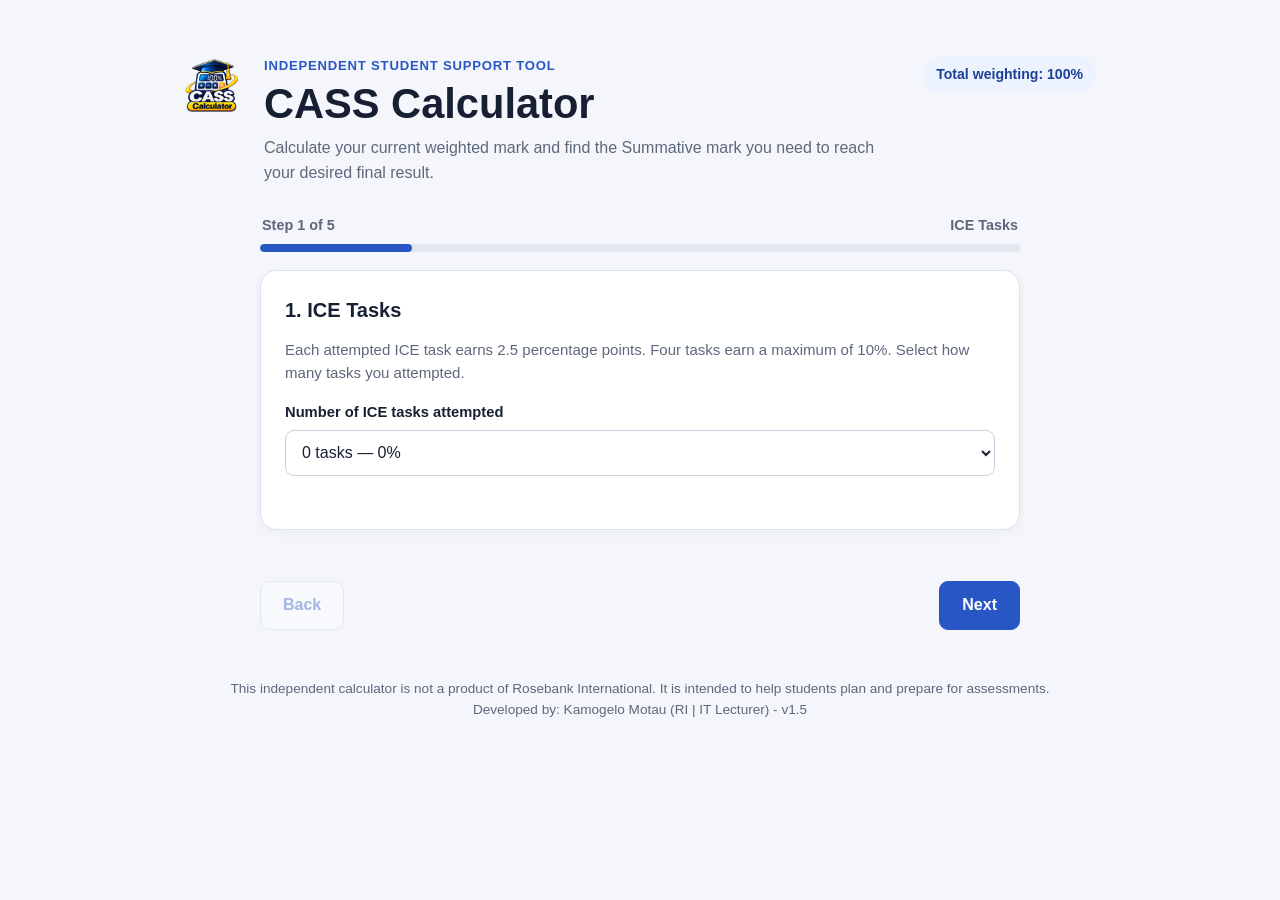
<file: index.html>
<!DOCTYPE html>
<html lang="en">
<head>
  <meta charset="UTF-8">
  <meta name="viewport" content="width=device-width, initial-scale=1.0">
  <meta name="description" content="CASS Calculator for calculating current module marks and required Summative marks.">
  <meta name="theme-color" content="#2857c5">
  <title>CASS Calculator</title>
  <!-- Favicon -->
  <link rel="icon" type="image/png" href="cass-logo.png">
  <link rel="stylesheet" href="style.css">
  <!-- Google Analytics 4: replace the placeholder with your Measurement ID. -->
  <script async src="https://www.googletagmanager.com/gtag/js?id=G-0SEN1GRK5P"></script>
  <script>
    window.dataLayer = window.dataLayer || [];
    function gtag() { window.dataLayer.push(arguments); }
    gtag('js', new Date());
    gtag('config', 'G-0SEN1GRK5P');
  </script>
</head>
<body>
<main class="container">
  <header class="hero app-header">
    <img src="cass-logo.png" alt="CASS Calculator Logo">
    <div>
      <p class="eyebrow">Independent student support tool</p>
      <h1>CASS Calculator</h1>
      <p>Calculate your current weighted mark and find the Summative mark you need to reach your desired final result.</p>
    </div>
    <span class="badge">Total weighting: 100%</span>
  </header>

  <section class="wizard" aria-label="Calculator steps">
    <div class="progress-meta"><span id="stepLabel">Screen 1 of 5</span><span id="stepTitle">ICE Tasks</span></div>
    <div class="progress-track"><div id="progressBar" class="progress-bar"></div></div>

    <section class="card step-panel" data-step="0">
      <h2>1. ICE Tasks</h2>
      <p class="help">Each attempted ICE task earns 2.5 percentage points. Four tasks earn a maximum of 10%. Select how many tasks you attempted.</p>
      <label for="ice">Number of ICE tasks attempted</label>
      <select id="ice">
        <option value="0">0 tasks — 0%</option><option value="1">1 task — 2.5%</option><option value="2">2 tasks — 5%</option><option value="3">3 tasks — 7.5%</option><option value="4">4 tasks — 10%</option>
      </select>
    </section>

    <section class="card step-panel" data-step="1" hidden>
      <h2>2. Set formatives weighting</h2>
      <p class="help">ICE Tasks are worth up to 10% and the Summative is worth 35%. Set the weightings for Formative 1 and Formative 2 - check Module Outline(MO). Together, the two formative weightings must equal 55%.</p>
      <div class="grid">
        <div><label for="f1Weight">Formative 1 weighting (%)</label><input id="f1Weight" type="number" min="0" max="55" step="0.5" placeholder="e.g. 25"></div>
        <div><label for="f2Weight">Formative 2 weighting (%)</label><input id="f2Weight" type="number" min="0" max="55" step="0.5" placeholder="e.g. 30"></div>
      </div>
      <div class="weighting-total" id="weightingTotal" aria-live="polite">Formative weighting total: - / 55%</div>
      <p id="weightingError" class="error" role="alert"></p>
      <p class="help small-note">Example: Formative 1 = 25%, Formative 2 = 30%. Check Module Outline(MO) for assessment structure.</p>
    </section>

    <section class="card step-panel" data-step="2" hidden>
      <h2>3. Formative assessments</h2>
      <p class="help">Enter the marks you obtained for each formative assessment as percentages.</p>
      <div class="grid">
        <div><label for="f1">Formative 1 mark (%)</label><input id="f1" type="number" min="0" max="100" step="0.1" placeholder="e.g. 65"></div>
        <div><label for="f2">Formative 2 mark (%)</label><input id="f2" type="number" min="0" max="100" step="0.1" placeholder="e.g. 70"></div>
      </div>
      <p id="markError" class="error" role="alert"></p>
    </section>

    <section class="card step-panel" data-step="3" hidden>
      <h2>4. Desired final results</h2>
      <p class="help">Enter the final module mark you want to achieve. You can also use one of the quick targets.</p>
      <label for="target">Desired final mark (%)</label>
      <input id="target" type="number" min="0" max="100" step="0.1" placeholder="e.g. 60">
      <div class="quick-targets" aria-label="Quick target marks">
        <button type="button" data-target="50">50%</button><button type="button" data-target="60">60%</button><button type="button" data-target="70">70%</button><button type="button" data-target="75">75%</button><button type="button" data-target="80">80%</button>
      </div>
      <p id="targetError" class="error" role="alert"></p>
    </section>
    
    <section class="card step-panel results-panel" data-step="4" hidden>
      <div class="result-block target-result">
        <h3>Summative mark needed to achieve your desired final result</h3>
        <div id="required" class="big-number">—</div>
        <p id="message" class="help" aria-live="polite">Your required Summative mark will appear here.</p>
      </div>
      
      <h2>5. Your CASS results</h2>
      <div class="result-block">
        <h3>Current module mark</h3>
        <p class="help">Your weighted mark earned before the Summative assessment.</p>
        <div id="current" class="big-number">0.00%</div>
        <div class="breakdown">
          <div><span>ICE Tasks contribution</span><strong id="iceContribution">0.00%</strong></div>
          <div><span>Formative 1 contribution</span><strong id="f1Contribution">0.00%</strong></div>
          <div><span>Formative 2 contribution</span><strong id="f2Contribution">0.00%</strong></div>
          <div><span>Maximum possible final mark</span><strong id="maximum">0.00%</strong></div>
        </div>
      </div>

      <div style="display: none">
        <span id="summaryF1">25%</span>
        <span id="summaryF2">25%</span>
      </div>
      <p class="disclaimer">This calculator is a planning tool. Always confirm your module's official assessment weightings with your lecturer / Module Outline(MO).</p>
    </section>
    
    <p id="navigationError" class="error" role="alert"></p>
    <nav class="wizard-nav" aria-label="Step navigation">
      <button type="button" id="backButton" class="secondary-button" disabled>Back</button>
      <button type="button" id="nextButton">Next</button>
    </nav>
  </section>

  <footer>This independent calculator is not a product of Rosebank International. It is intended to help students plan and prepare for assessments.<br>Developed by: Kamogelo Motau (RI | IT Lecturer) - v1.5</footer>
</main>
<script src="script.js"></script>
</body>
</html>
</file>
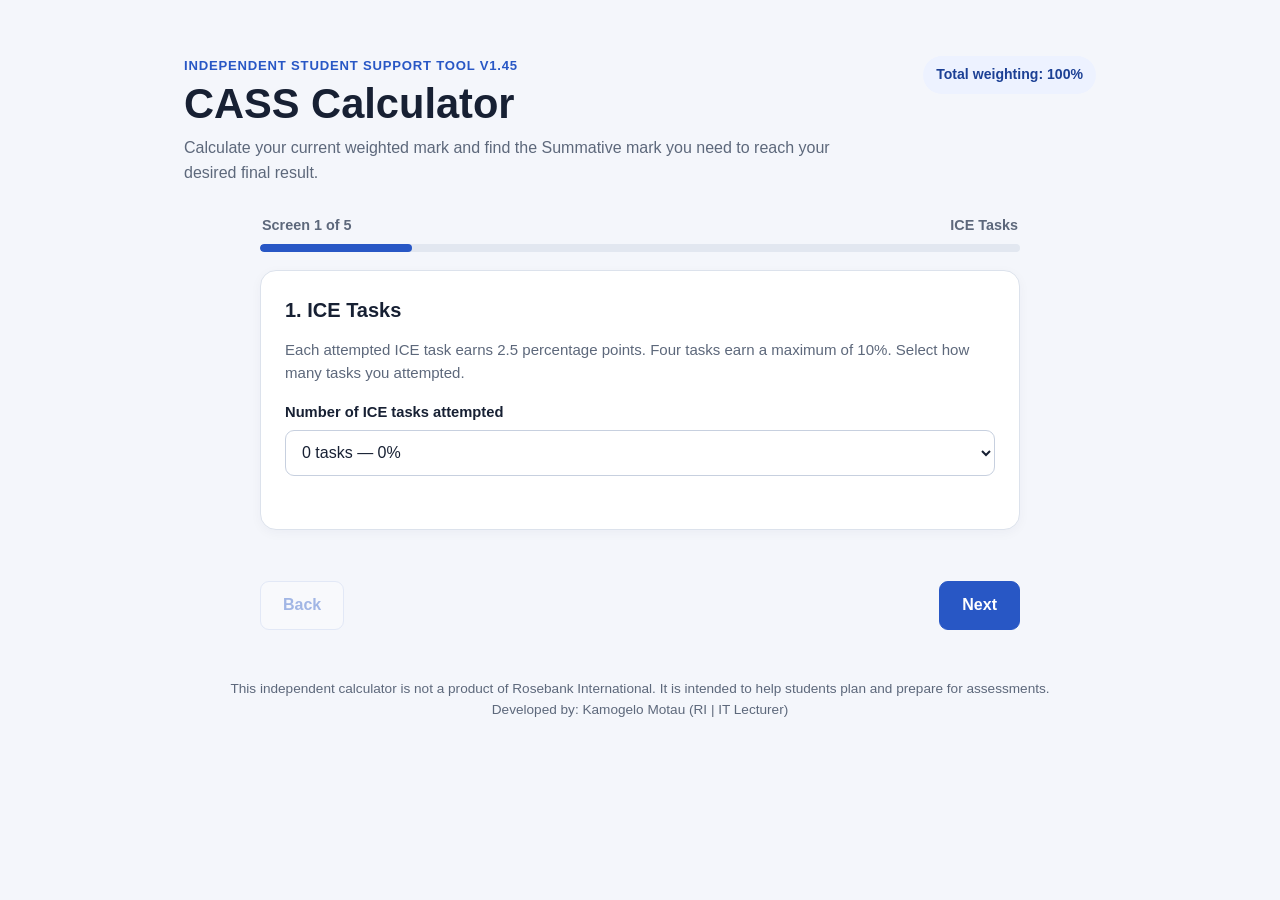
<file: testcc/index.html>
<!DOCTYPE html>
<html lang="en">
<head>
  <meta charset="UTF-8">
  <meta name="viewport" content="width=device-width, initial-scale=1.0">
  <meta name="description" content="CASS Calculator for calculating current module marks and required Summative marks.">
  <meta name="theme-color" content="#2857c5">
  <title>CASS Calculator</title>
  <link rel="stylesheet" href="style.css">
  <!-- Google Analytics 4: replace the placeholder with your Measurement ID. -->
  <script async src="https://www.googletagmanager.com/gtag/js?id=G-REPLACE_WITH_YOUR_MEASUREMENT_ID"></script>
  <script>
    window.dataLayer = window.dataLayer || [];
    function gtag() { window.dataLayer.push(arguments); }
    gtag('js', new Date());
    gtag('config', 'G-REPLACE_WITH_YOUR_MEASUREMENT_ID');
  </script>
</head>
<body>
<main class="container">
  <header class="hero">
    <div>
      <p class="eyebrow">Independent student support tool v1.45</p>
      <h1>CASS Calculator</h1>
      <p>Calculate your current weighted mark and find the Summative mark you need to reach your desired final result.</p>
    </div>
    <span class="badge">Total weighting: 100%</span>
  </header>

  <section class="wizard" aria-label="Calculator steps">
    <div class="progress-meta"><span id="stepLabel">Screen 1 of 5</span><span id="stepTitle">ICE Tasks</span></div>
    <div class="progress-track"><div id="progressBar" class="progress-bar"></div></div>

    <section class="card step-panel" data-step="0">
      <h2>1. ICE Tasks</h2>
      <p class="help">Each attempted ICE task earns 2.5 percentage points. Four tasks earn a maximum of 10%. Select how many tasks you attempted.</p>
      <label for="ice">Number of ICE tasks attempted</label>
      <select id="ice">
        <option value="0">0 tasks — 0%</option><option value="1">1 task — 2.5%</option><option value="2">2 tasks — 5%</option><option value="3">3 tasks — 7.5%</option><option value="4">4 tasks — 10%</option>
      </select>
    </section>

    <section class="card step-panel" data-step="1" hidden>
      <h2>2. Set formatives weighting</h2>
      <p class="help">ICE Tasks are worth up to 10% and the Summative is worth 35%. Set the weightings for Formative 1 and Formative 2 - check Module Outline(MO). Together, the two formative weightings must equal 55%.</p>
      <div class="grid">
        <div><label for="f1Weight">Formative 1 weighting (%)</label><input id="f1Weight" type="number" min="0" max="55" step="0.5" placeholder="e.g. 25"></div>
        <div><label for="f2Weight">Formative 2 weighting (%)</label><input id="f2Weight" type="number" min="0" max="55" step="0.5" placeholder="e.g. 30"></div>
      </div>
      <div class="weighting-total" id="weightingTotal" aria-live="polite">Formative weighting total: - / 55%</div>
      <p id="weightingError" class="error" role="alert"></p>
      <p class="help small-note">Example: Formative 1 = 25%, Formative 2 = 30%. Check Module Outline(MO) for assessment structure.</p>
    </section>

    <section class="card step-panel" data-step="2" hidden>
      <h2>3. Formative assessments</h2>
      <p class="help">Enter the marks you obtained for each formative assessment as percentages.</p>
      <div class="grid">
        <div><label for="f1">Formative 1 mark (%)</label><input id="f1" type="number" min="0" max="100" step="0.1" placeholder="e.g. 65"></div>
        <div><label for="f2">Formative 2 mark (%)</label><input id="f2" type="number" min="0" max="100" step="0.1" placeholder="e.g. 70"></div>
      </div>
      <p id="markError" class="error" role="alert"></p>
    </section>

    <section class="card step-panel" data-step="3" hidden>
      <h2>4. Desired final results</h2>
      <p class="help">Enter the final module mark you want to achieve. You can also use one of the quick targets.</p>
      <label for="target">Desired final mark (%)</label>
      <input id="target" type="number" min="0" max="100" step="0.1" placeholder="e.g. 60">
      <div class="quick-targets" aria-label="Quick target marks">
        <button type="button" data-target="50">50%</button><button type="button" data-target="60">60%</button><button type="button" data-target="70">70%</button><button type="button" data-target="75">75%</button><button type="button" data-target="80">80%</button>
      </div>
      <p id="targetError" class="error" role="alert"></p>
    </section>

    <section class="card step-panel results-panel" data-step="4" hidden>
      <h2>5. Your CASS results</h2>
      <div class="result-block">
        <h3>Current module mark</h3>
        <p class="help">Your weighted mark earned before the Summative assessment.</p>
        <div id="current" class="big-number">0.00%</div>
        <div class="breakdown">
          <div><span>ICE Tasks contribution</span><strong id="iceContribution">0.00%</strong></div>
          <div><span>Formative 1 contribution</span><strong id="f1Contribution">0.00%</strong></div>
          <div><span>Formative 2 contribution</span><strong id="f2Contribution">0.00%</strong></div>
          <div><span>Maximum possible final mark</span><strong id="maximum">0.00%</strong></div>
        </div>
      </div>

      <div style="display: none">
        <span id="summaryF1">25%</span>
        <span id="summaryF2">25%</span>
      </div>
      
      <div class="result-block target-result">
        <h3>Summative mark needed to achieve your desired final result</h3>
        <div id="required" class="big-number">—</div>
        <p id="message" class="help" aria-live="polite">Your required Summative mark will appear here.</p>
      </div>
      <p class="disclaimer">This calculator is a planning tool. Always confirm your module's official assessment weightings with your lecturer / Module Outline(MO).</p>
    </section>
    
    <p id="navigationError" class="error" role="alert"></p>
    <nav class="wizard-nav" aria-label="Step navigation">
      <button type="button" id="backButton" class="secondary-button" disabled>Back</button>
      <button type="button" id="nextButton">Next</button>
    </nav>
  </section>

  <footer>This independent calculator is not a product of Rosebank International. It is intended to help students plan and prepare for assessments.<br>Developed by: Kamogelo Motau (RI | IT Lecturer)</footer>
</main>
<script src="script.js"></script>
</body>
</html>
</file>
<file: style.css>
.app-header {
    display: flex;
    align-items: center;
    gap: 12px;
}

.app-header img {
    width: 60px;
    height: 60px;
    object-fit: contain;
    float: left;
    padding-right: 5px;
}
:root{--page:#f4f6fb;--card:#fff;--text:#172033;--muted:#5d687b;--border:#dce2ec;--accent:#2857c5;--accent-dark:#1c4095;--danger:#b42318;--soft:#edf2ff}
*{box-sizing:border-box}
body{margin:0;background:var(--page);color:var(--text);font-family:Arial,Helvetica,sans-serif;line-height:1.55}
.container{width:min(920px,calc(100% - 28px));margin:32px auto}
.hero{display:flex;align-items:flex-start;justify-content:space-between;gap:20px;padding:24px 4px 28px}
.hero h1{margin:4px 0 8px;font-size:clamp(1.9rem,4vw,2.6rem);line-height:1.15}
.hero p{max-width:660px;margin:0;color:var(--muted)}
.eyebrow{color:var(--accent)!important;font-size:.82rem;font-weight:700;text-transform:uppercase;letter-spacing:.06em}
.badge{flex-shrink:0;border-radius:999px;background:var(--soft);color:var(--accent-dark);padding:8px 13px;font-weight:700;font-size:.88rem}
.wizard{max-width:760px;margin:0 auto}
.progress-meta{display:flex;justify-content:space-between;gap:12px;margin:0 2px 8px;font-size:.9rem;font-weight:700;color:var(--muted)}
.progress-track{height:8px;background:#e2e7f0;border-radius:999px;overflow:hidden;margin-bottom:18px}
.progress-bar{height:100%;width:20%;background:var(--accent);border-radius:999px;transition:width .2s ease}
.card{background:var(--card);border:1px solid var(--border);border-radius:16px;padding:24px;margin:0 0 16px;box-shadow:0 3px 12px rgba(20,36,70,.04);min-height:260px}
h2{margin:0 0 12px;font-size:1.25rem}
h3{margin:0 0 8px;font-size:1.05rem}
.help{margin:0 0 16px;color:var(--muted);font-size:.94rem}
label{display:block;margin:12px 0 6px;font-size:.92rem;font-weight:700}
input,select{display:block;width:100%;min-height:46px;border:1px solid #c7d0df;border-radius:9px;background:#fff;color:var(--text);font:inherit;padding:9px 12px}
input:focus,select:focus,button:focus-visible{outline:3px solid rgba(40,87,197,.2);border-color:var(--accent)}
.grid{display:grid;grid-template-columns:repeat(2,minmax(0,1fr));gap:16px}
.error{color:var(--danger);font-weight:600;font-size:.9rem;margin:10px 0 0;min-height:1.2em}
.weighting-total{font-weight:700;color:var(--accent-dark);margin-top:18px}
.small-note{margin-top:16px}
.wizard-nav{display:flex;justify-content:space-between;gap:12px;margin:18px 0 30px}
button{cursor:pointer;border:1px solid var(--accent);border-radius:9px;background:var(--accent);color:white;padding:11px 22px;font:inherit;font-weight:700}
button:hover{background:var(--accent-dark)}
button:disabled{opacity:.4;cursor:not-allowed}
.secondary-button{background:white;color:var(--accent);border-color:#c8d4f0}
.secondary-button:hover{background:var(--soft);color:var(--accent-dark)}
.quick-targets{display:flex;flex-wrap:wrap;gap:8px;margin:12px 0 10px}
.quick-targets button{background:var(--soft);color:var(--accent-dark);border-color:#c8d4f0;padding:8px 15px}
.quick-targets button:hover{background:#dfe8ff}
.results-panel{min-height:0}
.result-block{padding:0 0 20px;margin:0 0 20px;border-bottom:1px solid var(--border)}
.result-block:last-of-type{border-bottom:0;margin-bottom:0;padding-bottom:0}
.big-number{font-size:clamp(2rem,6vw,2.8rem);font-weight:800;letter-spacing:-.03em;color:var(--accent-dark);margin:8px 0 14px}
.breakdown{display:grid;gap:0}
.breakdown>div{display:flex;justify-content:space-between;gap:16px;padding:10px 0;border-bottom:1px solid #edf0f5}
.breakdown>div:last-child{border-bottom:0}
.breakdown span{color:var(--muted)}
.breakdown strong{text-align:right}
.target-result{padding:18px;border-radius:12px;background:#f7f9ff}
.target-result .big-number{margin-bottom:4px}
.target-result .help{margin-bottom:0}
.disclaimer{font-size:.85rem;color:var(--muted);margin:20px 0 0}
footer{text-align:center;color:var(--muted);font-size:.85rem;padding:18px 8px 28px}
[hidden]{display:none!important}
@media(max-width:640px){.container{width:min(100% - 20px,920px);margin:12px auto}.hero{display:block;padding:18px 3px 22px}.badge{display:inline-block;margin-top:14px}.card{padding:18px;border-radius:13px;min-height:240px}.grid{grid-template-columns:1fr;gap:8px}.breakdown>div{align-items:flex-start}.wizard-nav button{flex:1}}
</file>
<file: testcc/style.css>
:root{--page:#f4f6fb;--card:#fff;--text:#172033;--muted:#5d687b;--border:#dce2ec;--accent:#2857c5;--accent-dark:#1c4095;--danger:#b42318;--soft:#edf2ff}
*{box-sizing:border-box}
body{margin:0;background:var(--page);color:var(--text);font-family:Arial,Helvetica,sans-serif;line-height:1.55}
.container{width:min(920px,calc(100% - 28px));margin:32px auto}
.hero{display:flex;align-items:flex-start;justify-content:space-between;gap:20px;padding:24px 4px 28px}
.hero h1{margin:4px 0 8px;font-size:clamp(1.9rem,4vw,2.6rem);line-height:1.15}
.hero p{max-width:660px;margin:0;color:var(--muted)}
.eyebrow{color:var(--accent)!important;font-size:.82rem;font-weight:700;text-transform:uppercase;letter-spacing:.06em}
.badge{flex-shrink:0;border-radius:999px;background:var(--soft);color:var(--accent-dark);padding:8px 13px;font-weight:700;font-size:.88rem}
.wizard{max-width:760px;margin:0 auto}
.progress-meta{display:flex;justify-content:space-between;gap:12px;margin:0 2px 8px;font-size:.9rem;font-weight:700;color:var(--muted)}
.progress-track{height:8px;background:#e2e7f0;border-radius:999px;overflow:hidden;margin-bottom:18px}
.progress-bar{height:100%;width:20%;background:var(--accent);border-radius:999px;transition:width .2s ease}
.card{background:var(--card);border:1px solid var(--border);border-radius:16px;padding:24px;margin:0 0 16px;box-shadow:0 3px 12px rgba(20,36,70,.04);min-height:260px}
h2{margin:0 0 12px;font-size:1.25rem}
h3{margin:0 0 8px;font-size:1.05rem}
.help{margin:0 0 16px;color:var(--muted);font-size:.94rem}
label{display:block;margin:12px 0 6px;font-size:.92rem;font-weight:700}
input,select{display:block;width:100%;min-height:46px;border:1px solid #c7d0df;border-radius:9px;background:#fff;color:var(--text);font:inherit;padding:9px 12px}
input:focus,select:focus,button:focus-visible{outline:3px solid rgba(40,87,197,.2);border-color:var(--accent)}
.grid{display:grid;grid-template-columns:repeat(2,minmax(0,1fr));gap:16px}
.error{color:var(--danger);font-weight:600;font-size:.9rem;margin:10px 0 0;min-height:1.2em}
.weighting-total{font-weight:700;color:var(--accent-dark);margin-top:18px}
.small-note{margin-top:16px}
.wizard-nav{display:flex;justify-content:space-between;gap:12px;margin:18px 0 30px}
button{cursor:pointer;border:1px solid var(--accent);border-radius:9px;background:var(--accent);color:white;padding:11px 22px;font:inherit;font-weight:700}
button:hover{background:var(--accent-dark)}
button:disabled{opacity:.4;cursor:not-allowed}
.secondary-button{background:white;color:var(--accent);border-color:#c8d4f0}
.secondary-button:hover{background:var(--soft);color:var(--accent-dark)}
.quick-targets{display:flex;flex-wrap:wrap;gap:8px;margin:12px 0 10px}
.quick-targets button{background:var(--soft);color:var(--accent-dark);border-color:#c8d4f0;padding:8px 15px}
.quick-targets button:hover{background:#dfe8ff}
.results-panel{min-height:0}
.result-block{padding:0 0 20px;margin:0 0 20px;border-bottom:1px solid var(--border)}
.result-block:last-of-type{border-bottom:0;margin-bottom:0;padding-bottom:0}
.big-number{font-size:clamp(2rem,6vw,2.8rem);font-weight:800;letter-spacing:-.03em;color:var(--accent-dark);margin:8px 0 14px}
.breakdown{display:grid;gap:0}
.breakdown>div{display:flex;justify-content:space-between;gap:16px;padding:10px 0;border-bottom:1px solid #edf0f5}
.breakdown>div:last-child{border-bottom:0}
.breakdown span{color:var(--muted)}
.breakdown strong{text-align:right}
.target-result{padding:18px;border-radius:12px;background:#f7f9ff}
.target-result .big-number{margin-bottom:4px}
.target-result .help{margin-bottom:0}
.disclaimer{font-size:.85rem;color:var(--muted);margin:20px 0 0}
footer{text-align:center;color:var(--muted);font-size:.85rem;padding:18px 8px 28px}
[hidden]{display:none!important}
@media(max-width:640px){.container{width:min(100% - 20px,920px);margin:12px auto}.hero{display:block;padding:18px 3px 22px}.badge{display:inline-block;margin-top:14px}.card{padding:18px;border-radius:13px;min-height:240px}.grid{grid-template-columns:1fr;gap:8px}.breakdown>div{align-items:flex-start}.wizard-nav button{flex:1}}
</file>
